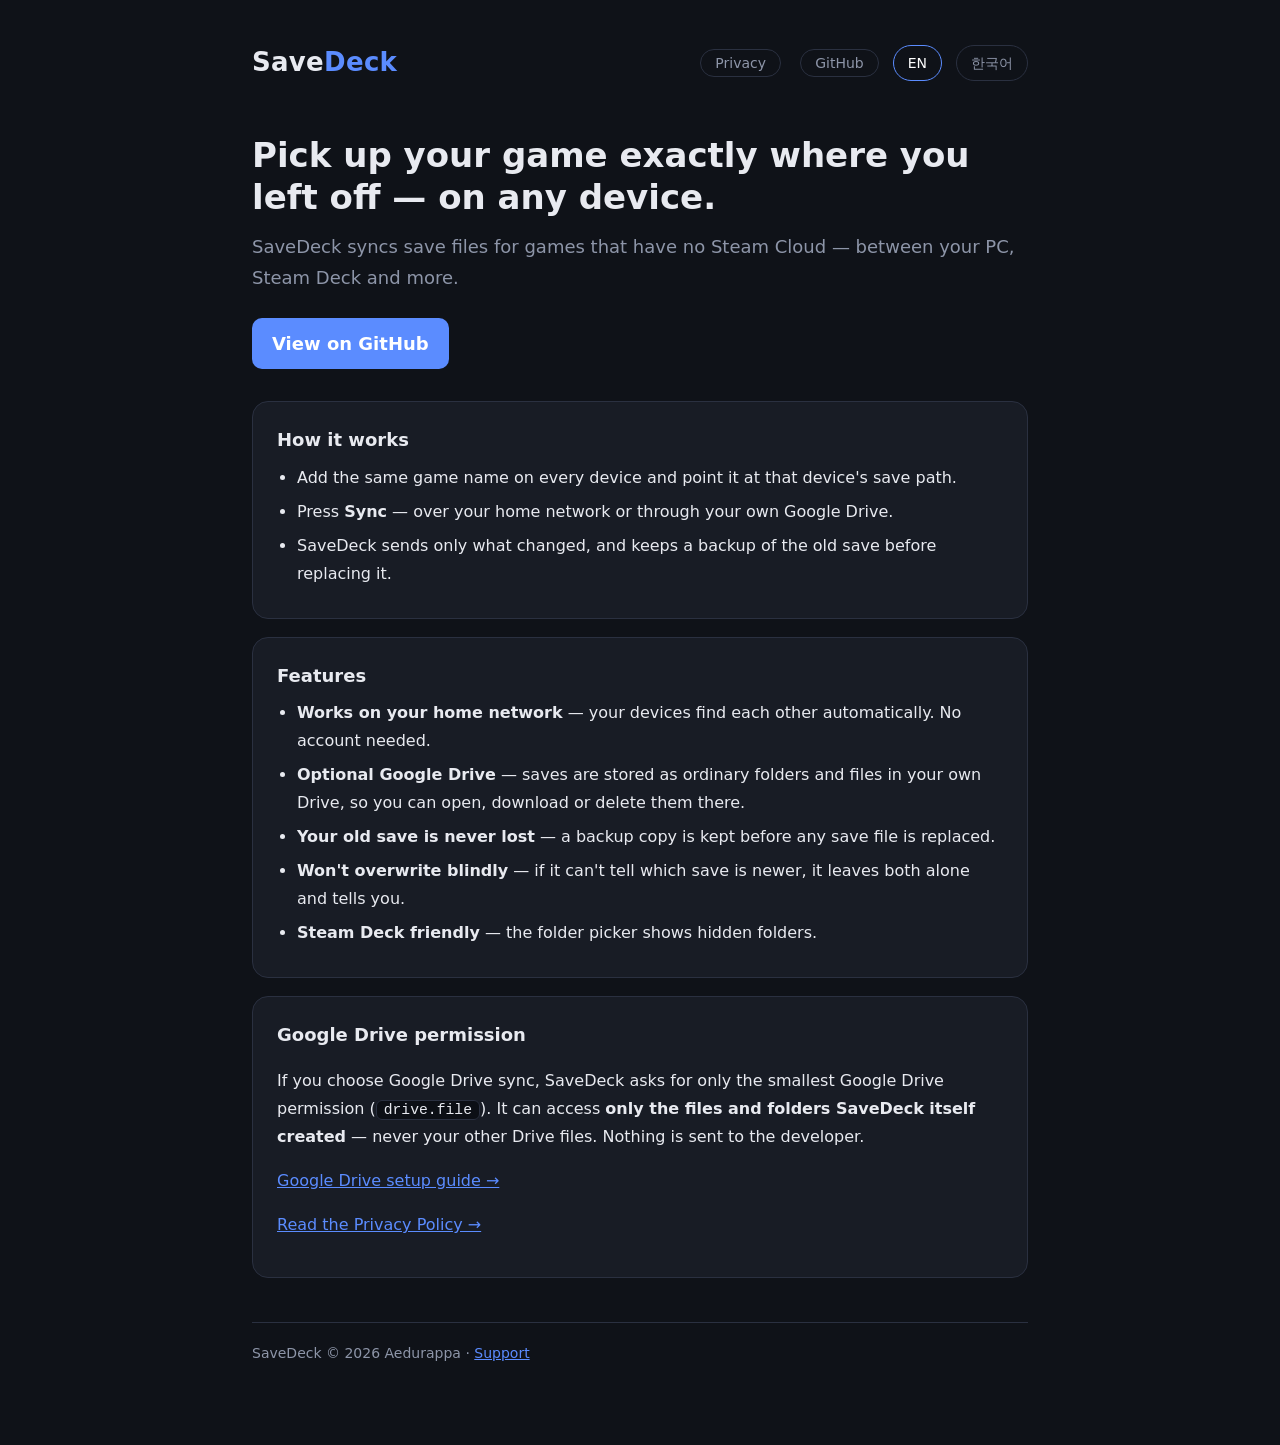
<file: docs/index.html>
<!DOCTYPE html>
<html lang="en">
<head>
<meta charset="utf-8">
<meta name="viewport" content="width=device-width, initial-scale=1">
<title>SaveDeck — Game save sync / 게임 세이브 동기화</title>
<meta name="description" content="SaveDeck keeps game saves in sync across your devices for games without Steam Cloud. / 스팀 클라우드가 없는 게임의 세이브를 기기 사이에서 동기화합니다.">
<link rel="stylesheet" href="style.css">
</head>
<body>
<div class="wrap">
  <header>
    <div class="brand">Save<span>Deck</span></div>
    <div style="display:flex;align-items:center">
      <nav><a href="privacy.html"><span class="en">Privacy</span><span class="ko">개인정보처리방침</span></a>
      <a href="https://github.com/aedurappa/SaveDeck">GitHub</a></nav>
      <div class="lang"><button data-l="en">EN</button><button data-l="ko">한국어</button></div>
    </div>
  </header>

  <section class="hero">
    <h1><span class="en">Pick up your game exactly where you left off — on any device.</span>
        <span class="ko">어느 기기에서든, 하던 곳에서 바로 이어서.</span></h1>
    <p><span class="en">SaveDeck syncs save files for games that have no Steam Cloud — between your PC, Steam Deck and more.</span>
       <span class="ko">스팀 클라우드가 없는 게임의 세이브를 PC, 스팀덱 등 여러 기기 사이에서 동기화합니다.</span></p>
    <p style="margin-top:20px"><a class="btn" href="https://github.com/aedurappa/SaveDeck"><span class="en">View on GitHub</span><span class="ko">GitHub에서 보기</span></a></p>
  </section>

  <section class="card">
    <h2><span class="en">How it works</span><span class="ko">사용 방법</span></h2>
    <ul class="en">
      <li>Add the same game name on every device and point it at that device's save path.</li>
      <li>Press <b>Sync</b> — over your home network or through your own Google Drive.</li>
      <li>SaveDeck sends only what changed, and keeps a backup of the old save before replacing it.</li>
    </ul>
    <ul class="ko">
      <li>모든 기기에 같은 게임 이름으로 추가하고, 기기마다 그 기기의 세이브 경로를 지정합니다.</li>
      <li><b>동기화</b>를 누르면 같은 네트워크 또는 본인의 구글 드라이브로 맞춰 줍니다.</li>
      <li>바뀐 파일만 보내고, 세이브를 바꾸기 전에 이전 파일을 백업해 둡니다.</li>
    </ul>
  </section>

  <section class="card">
    <h2><span class="en">Features</span><span class="ko">주요 기능</span></h2>
    <ul class="en">
      <li><b>Works on your home network</b> — your devices find each other automatically. No account needed.</li>
      <li><b>Optional Google Drive</b> — saves are stored as ordinary folders and files in your own Drive, so you can open, download or delete them there.</li>
      <li><b>Your old save is never lost</b> — a backup copy is kept before any save file is replaced.</li>
      <li><b>Won't overwrite blindly</b> — if it can't tell which save is newer, it leaves both alone and tells you.</li>
      <li><b>Steam Deck friendly</b> — the folder picker shows hidden folders.</li>
    </ul>
    <ul class="ko">
      <li><b>집 네트워크에서 바로 동기화</b> — 같은 네트워크의 내 기기를 자동으로 찾습니다. 계정이 필요 없습니다.</li>
      <li><b>선택 기능: 구글 드라이브</b> — 내 드라이브에 일반 폴더와 파일 그대로 저장돼서, 직접 열어 보고 내려받고 지울 수 있습니다.</li>
      <li><b>기존 세이브가 사라지지 않습니다</b> — 세이브 파일을 바꾸기 전에 이전 파일을 백업해 둡니다.</li>
      <li><b>함부로 덮어쓰지 않습니다</b> — 어느 쪽이 최신인지 알 수 없으면 아무것도 건드리지 않고 알려 줍니다.</li>
      <li><b>스팀덱에서도 편하게</b> — 폴더 선택 창에 숨김 폴더가 보입니다.</li>
    </ul>
  </section>

  <section class="card">
    <h2><span class="en">Google Drive permission</span><span class="ko">구글 드라이브 권한</span></h2>
    <p class="en">If you choose Google Drive sync, SaveDeck asks for only the smallest Google Drive permission (<code>drive.file</code>). It can access <b>only the files and folders SaveDeck itself created</b> — never your other Drive files. Nothing is sent to the developer.</p>
    <p class="ko">구글 드라이브 동기화를 선택하면 가장 작은 구글 드라이브 권한(<code>drive.file</code>)만 요청합니다. <b>SaveDeck이 직접 만든 파일과 폴더에만</b> 접근하며, 드라이브의 다른 파일은 볼 수 없습니다. 개발자에게 전송되는 정보는 없습니다.</p>
    <p><a href="https://github.com/aedurappa/SaveDeck/blob/main/GOOGLE_DRIVE_SETUP.md" class="en">Google Drive setup guide →</a><a href="https://github.com/aedurappa/SaveDeck/blob/main/GOOGLE_DRIVE_SETUP.ko.md" class="ko">구글 드라이브 설정 가이드 →</a></p>
    <p><a href="privacy.html"><span class="en">Read the Privacy Policy →</span><span class="ko">개인정보처리방침 보기 →</span></a></p>
  </section>

  <footer>
    SaveDeck © 2026 Aedurappa ·
    <a href="https://github.com/aedurappa/SaveDeck/issues"><span class="en">Support</span><span class="ko">문의</span></a>
  </footer>
</div>
<script src="lang.js"></script>
</body>
</html>
</file>
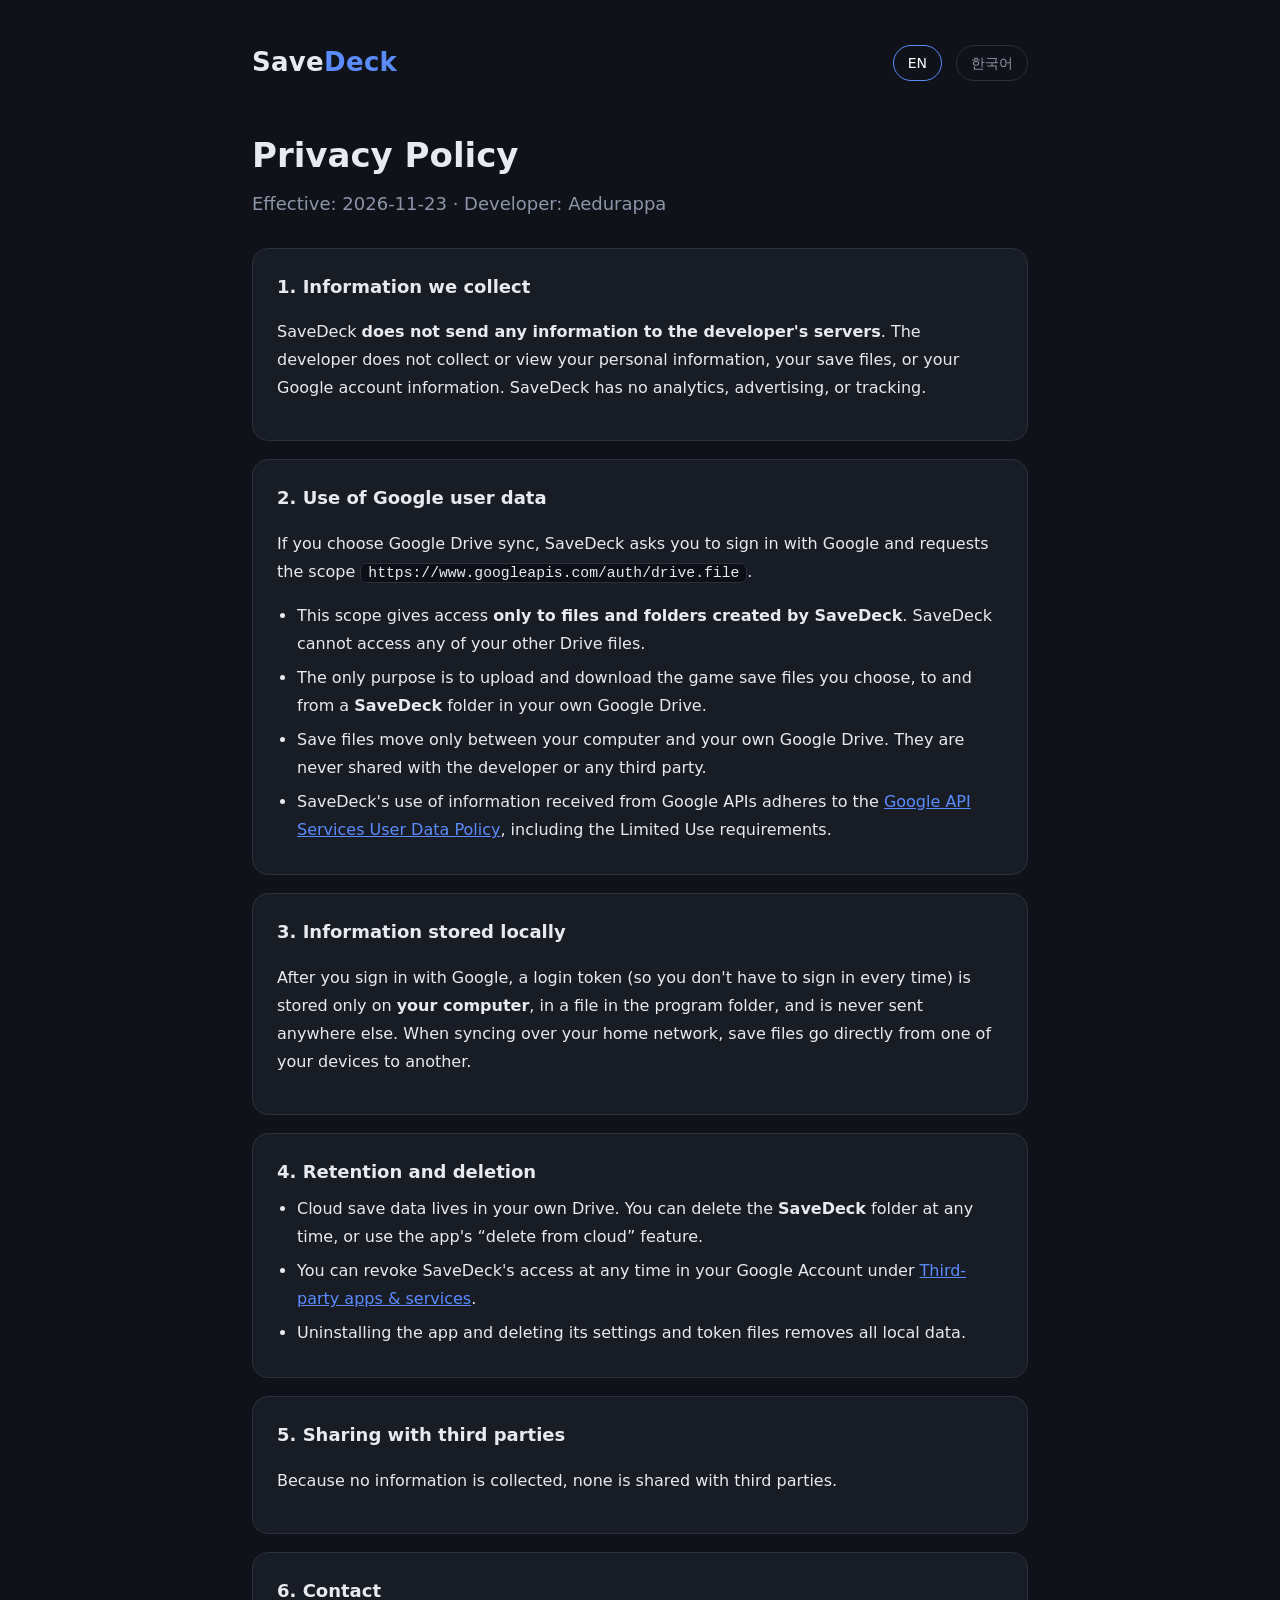
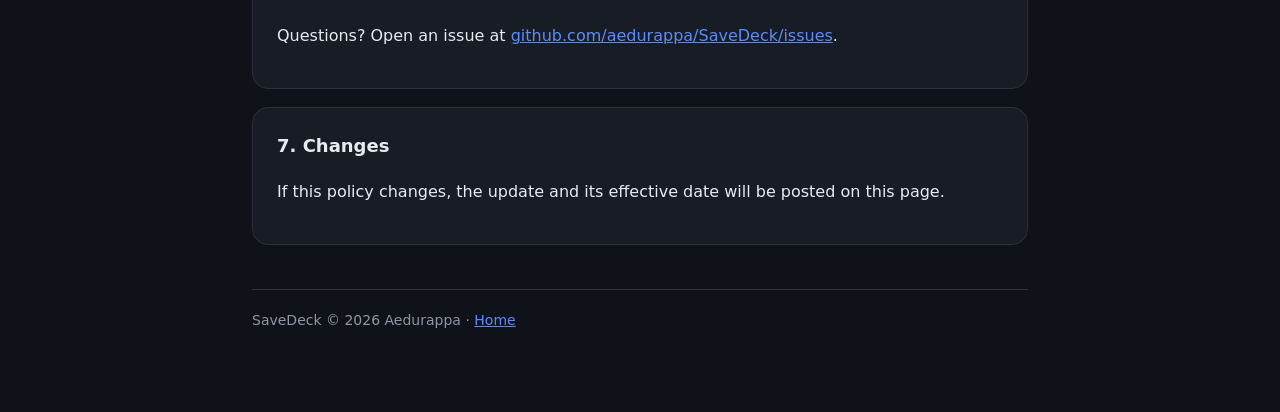
<file: docs/privacy.html>
<!DOCTYPE html>
<html lang="en">
<head>
<meta charset="utf-8">
<meta name="viewport" content="width=device-width, initial-scale=1">
<title>SaveDeck Privacy Policy / 개인정보처리방침</title>
<link rel="stylesheet" href="style.css">
</head>
<body>
<div class="wrap">
  <header>
    <div class="brand"><a href="index.html" style="color:inherit;text-decoration:none">Save<span>Deck</span></a></div>
    <div class="lang"><button data-l="en">EN</button><button data-l="ko">한국어</button></div>
  </header>

  <section class="hero">
    <h1><span class="en">Privacy Policy</span><span class="ko">개인정보처리방침</span></h1>
    <p class="muted"><span class="en">Effective: 2026-11-23 · Developer: Aedurappa</span><span class="ko">시행일: 2026-11-23 · 개발자: Aedurappa</span></p>
  </section>

  <!-- ============ English ============ -->
  <div class="en">
    <section class="card"><h2>1. Information we collect</h2>
      <p>SaveDeck <b>does not send any information to the developer's servers</b>. The developer does not collect or view your personal information, your save files, or your Google account information. SaveDeck has no analytics, advertising, or tracking.</p></section>

    <section class="card"><h2>2. Use of Google user data</h2>
      <p>If you choose Google Drive sync, SaveDeck asks you to sign in with Google and requests the scope <code>https://www.googleapis.com/auth/drive.file</code>.</p>
      <ul>
        <li>This scope gives access <b>only to files and folders created by SaveDeck</b>. SaveDeck cannot access any of your other Drive files.</li>
        <li>The only purpose is to upload and download the game save files you choose, to and from a <b>SaveDeck</b> folder in your own Google Drive.</li>
        <li>Save files move only between your computer and your own Google Drive. They are never shared with the developer or any third party.</li>
        <li>SaveDeck's use of information received from Google APIs adheres to the <a href="https://developers.google.com/terms/api-services-user-data-policy">Google API Services User Data Policy</a>, including the Limited Use requirements.</li>
      </ul></section>

    <section class="card"><h2>3. Information stored locally</h2>
      <p>After you sign in with Google, a login token (so you don't have to sign in every time) is stored only on <b>your computer</b>, in a file in the program folder, and is never sent anywhere else. When syncing over your home network, save files go directly from one of your devices to another.</p></section>

    <section class="card"><h2>4. Retention and deletion</h2>
      <ul>
        <li>Cloud save data lives in your own Drive. You can delete the <b>SaveDeck</b> folder at any time, or use the app's “delete from cloud” feature.</li>
        <li>You can revoke SaveDeck's access at any time in your Google Account under <a href="https://myaccount.google.com/permissions">Third-party apps &amp; services</a>.</li>
        <li>Uninstalling the app and deleting its settings and token files removes all local data.</li>
      </ul></section>

    <section class="card"><h2>5. Sharing with third parties</h2>
      <p>Because no information is collected, none is shared with third parties.</p></section>

    <section class="card"><h2>6. Contact</h2>
      <p>Questions? Open an issue at <a href="https://github.com/aedurappa/SaveDeck/issues">github.com/aedurappa/SaveDeck/issues</a>.</p></section>

    <section class="card"><h2>7. Changes</h2>
      <p>If this policy changes, the update and its effective date will be posted on this page.</p></section>
  </div>

  <!-- ============ 한국어 ============ -->
  <div class="ko">
    <section class="card"><h2>1. 수집하는 정보</h2>
      <p>SaveDeck은 <b>개발자의 서버로 어떤 정보도 보내지 않습니다.</b> 개발자는 사용자의 개인정보, 세이브 파일, Google 계정 정보를 수집하거나 열람하지 않습니다. 사용 통계, 광고, 추적 도구도 사용하지 않습니다.</p></section>

    <section class="card"><h2>2. Google 사용자 데이터의 이용</h2>
      <p>사용자가 구글 드라이브 동기화를 선택하면 SaveDeck은 Google 로그인을 통해 <code>https://www.googleapis.com/auth/drive.file</code> 권한을 요청합니다.</p>
      <ul>
        <li>이 권한은 <b>SaveDeck이 만든 파일과 폴더</b>에만 접근하며, 사용자의 다른 드라이브 파일에는 접근하지 않습니다.</li>
        <li>접근 목적은 사용자가 지정한 게임 세이브 파일을 사용자 본인의 드라이브 <b>SaveDeck</b> 폴더에 올리고 내려받는 것뿐입니다.</li>
        <li>세이브 파일은 사용자의 컴퓨터와 사용자의 구글 드라이브 사이에서만 오가며, 개발자나 제3자에게 전달되지 않습니다.</li>
        <li>SaveDeck의 Google API 정보 사용은 제한적 사용 요건을 포함한 <a href="https://developers.google.com/terms/api-services-user-data-policy">Google API 서비스 사용자 데이터 정책</a>을 준수합니다.</li>
      </ul></section>

    <section class="card"><h2>3. 로컬에 저장되는 정보</h2>
      <p>Google 로그인 후 받은 로그인 정보(매번 로그인하지 않게 해 주는 토큰)는 <b>사용자의 컴퓨터</b>의 프로그램 폴더 파일에만 저장되며 다른 곳으로 전송되지 않습니다. 같은 네트워크로 동기화할 때는 세이브 파일이 사용자의 기기에서 다른 기기로 직접 전달됩니다.</p></section>

    <section class="card"><h2>4. 보관 및 삭제</h2>
      <ul>
        <li>클라우드 세이브 데이터는 사용자 본인의 드라이브에 있으므로, 언제든 <b>SaveDeck</b> 폴더를 삭제하거나 프로그램의 “클라우드에서 삭제” 기능으로 지울 수 있습니다.</li>
        <li>Google 계정의 <a href="https://myaccount.google.com/permissions">서드 파티 앱 및 서비스</a>에서 SaveDeck의 접근 권한을 언제든 해제할 수 있습니다.</li>
        <li>프로그램을 삭제하고 설정·토큰 파일을 지우면 로컬 정보도 모두 사라집니다.</li>
      </ul></section>

    <section class="card"><h2>5. 제3자 제공</h2>
      <p>수집하는 정보가 없으므로 제3자에게 제공하는 정보도 없습니다.</p></section>

    <section class="card"><h2>6. 문의</h2>
      <p>문의는 <a href="https://github.com/aedurappa/SaveDeck/issues">github.com/aedurappa/SaveDeck/issues</a>에 이슈로 남겨 주시기 바랍니다.</p></section>

    <section class="card"><h2>7. 변경</h2>
      <p>이 방침이 바뀌면 이 페이지에 변경 내용과 시행일을 게시합니다.</p></section>
  </div>

  <footer>SaveDeck © 2026 Aedurappa · <a href="index.html"><span class="en">Home</span><span class="ko">홈</span></a></footer>
</div>
<script src="lang.js"></script>
</body>
</html>
</file>
<file: docs/style.css>
:root{--bg:#0f1218;--card:#181c25;--line:#2a3040;--text:#e8eaf0;--muted:#8d95a8;--accent:#5b8cff}
*{box-sizing:border-box}
body{margin:0;background:var(--bg);color:var(--text);font:16px/1.75 "Segoe UI","Malgun Gothic","Noto Sans KR",system-ui,sans-serif}
.wrap{max-width:820px;margin:0 auto;padding:40px 22px 80px}
header{display:flex;justify-content:space-between;align-items:center;gap:12px;flex-wrap:wrap}
.brand{font-size:26px;font-weight:800;letter-spacing:.3px}
.brand span{color:var(--accent)}
nav a,.lang button{color:var(--muted);text-decoration:none;margin-left:14px;background:none;border:1px solid var(--line);border-radius:999px;padding:5px 14px;font:inherit;font-size:14px;cursor:pointer}
nav a:hover,.lang button:hover,.lang button.on{color:#fff;border-color:var(--accent)}
.hero{margin:48px 0 28px}
.hero h1{font-size:34px;line-height:1.25;margin:0 0 12px}
.hero p{color:var(--muted);font-size:18px;margin:0}
.card{background:var(--card);border:1px solid var(--line);border-radius:16px;padding:22px 24px;margin:18px 0}
.card h2{margin:0 0 8px;font-size:18px}
ul{padding-left:20px;margin:8px 0}
li{margin:6px 0}
code{background:#0c0f15;border:1px solid var(--line);border-radius:6px;padding:1px 7px;font-size:.92em}
a{color:var(--accent)}
.btn{display:inline-block;background:var(--accent);color:#fff;text-decoration:none;border-radius:10px;padding:10px 20px;font-weight:600;margin:4px 8px 4px 0}
.btn.ghost{background:none;border:1px solid var(--line);color:var(--text)}
.muted{color:var(--muted);font-size:14px}
[lang=ko] .en,[lang=en] .ko{display:none}
footer{margin-top:44px;color:var(--muted);font-size:14px;border-top:1px solid var(--line);padding-top:18px}
</file>
